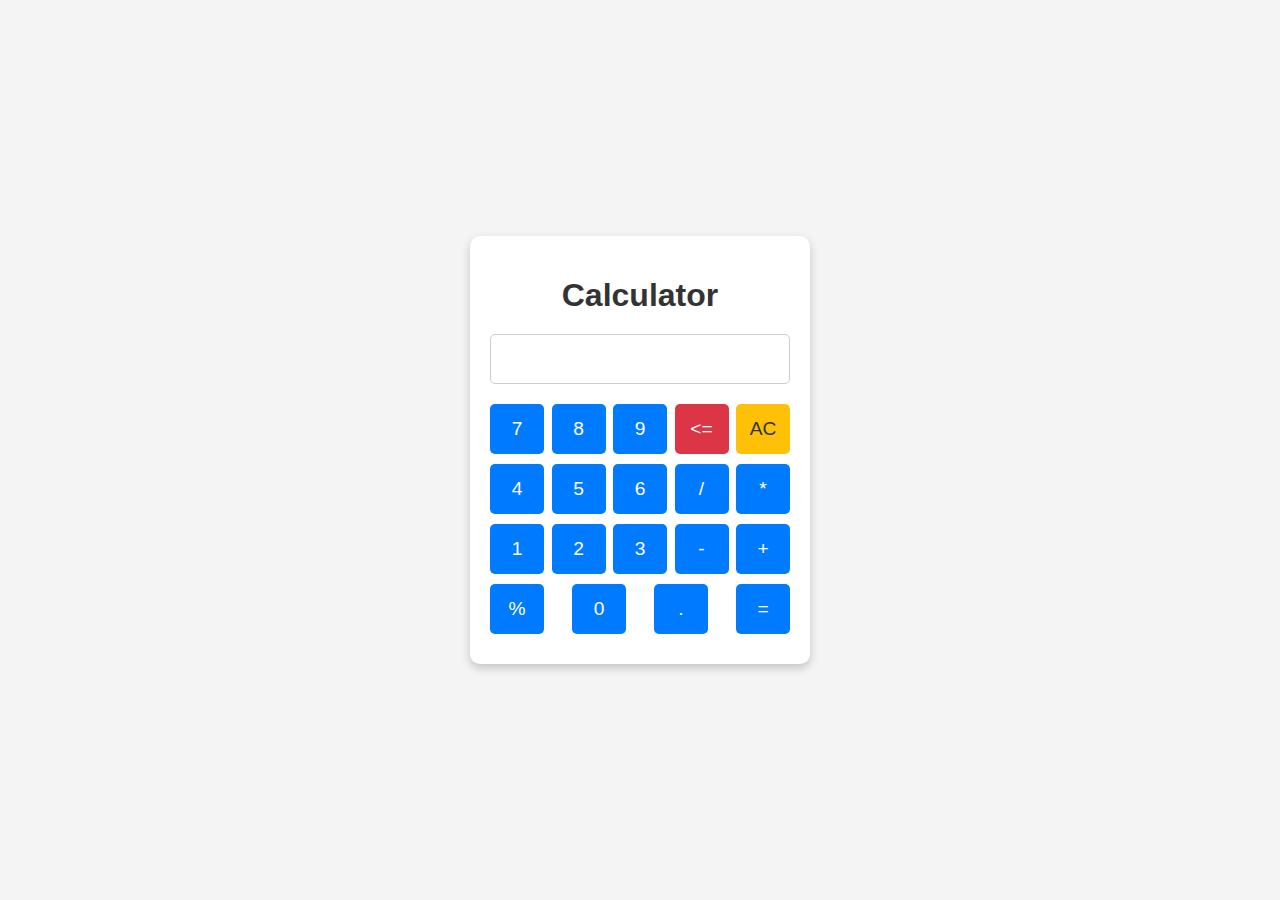
<file: calculator/index.html>
<!DOCTYPE html>
<html lang="en">

<head>
    <meta charset="UTF-8">
    <meta name="viewport" content="width=device-width, initial-scale=1.0">
    <link rel="stylesheet" href="style.css">
    <title>Web Calculator</title>
</head>

<body>
    <div class="group">
        <form>
            <h1>Calculator</h1>
            <div class="display">
                <input type="text" name="display">
            </div>
            <div class="button">
                <input type="button" value="7" 
                onclick="display.value += '7'">
                <input type="button" value="8" 
                onclick="display.value += '8'">
                <input type="button" value="9" 
                onclick="display.value += '9'">
                <input type="button" value="<=" 
                class="delete" onclick="display.value.toString().slice(0,-1)">
                <input type="button" value="AC"
                class="allClear" onclick="display.value = ''">
            </div>
            <div class="button">
                <input type="button" value="4"
                onclick="display.value += '4'">
                <input type="button" value="5"
                onclick="display.value += '5'">
                <input type="button" value="6"
                onclick="display.value += '6'">
                <input type="button" value="/"
                onclick="display.value += '/'">
                <input type="button" value="*"
                onclick="display.value += '*'">
            </div>
            <div class="button">
                <input type="button" value="1"
                onclick="display.value += '1'">
                <input type="button" value="2"
                onclick="display.value += '2'">
                <input type="button" value="3"
                onclick="display.value += '3'">
                <input type="button" value="-"
                onclick="display.value += '-'">
                <input type="button" value="+"
                onclick="display.value += '+'">
            </div>
            <div class="button">
                <input type="button" value="%"
                onclick="display.value += '%'">
                <input type="button" value="0"
                onclick="display.value += '0'">
                <input type="button" value="."
                onclick="display.value += '.'">
                <input type="button" value="="
                onclick="display.value = eval(display.value)">
            </div>
        </form>
    </div>
    <script src="script.js"></script>
</body>

</html>
</file>
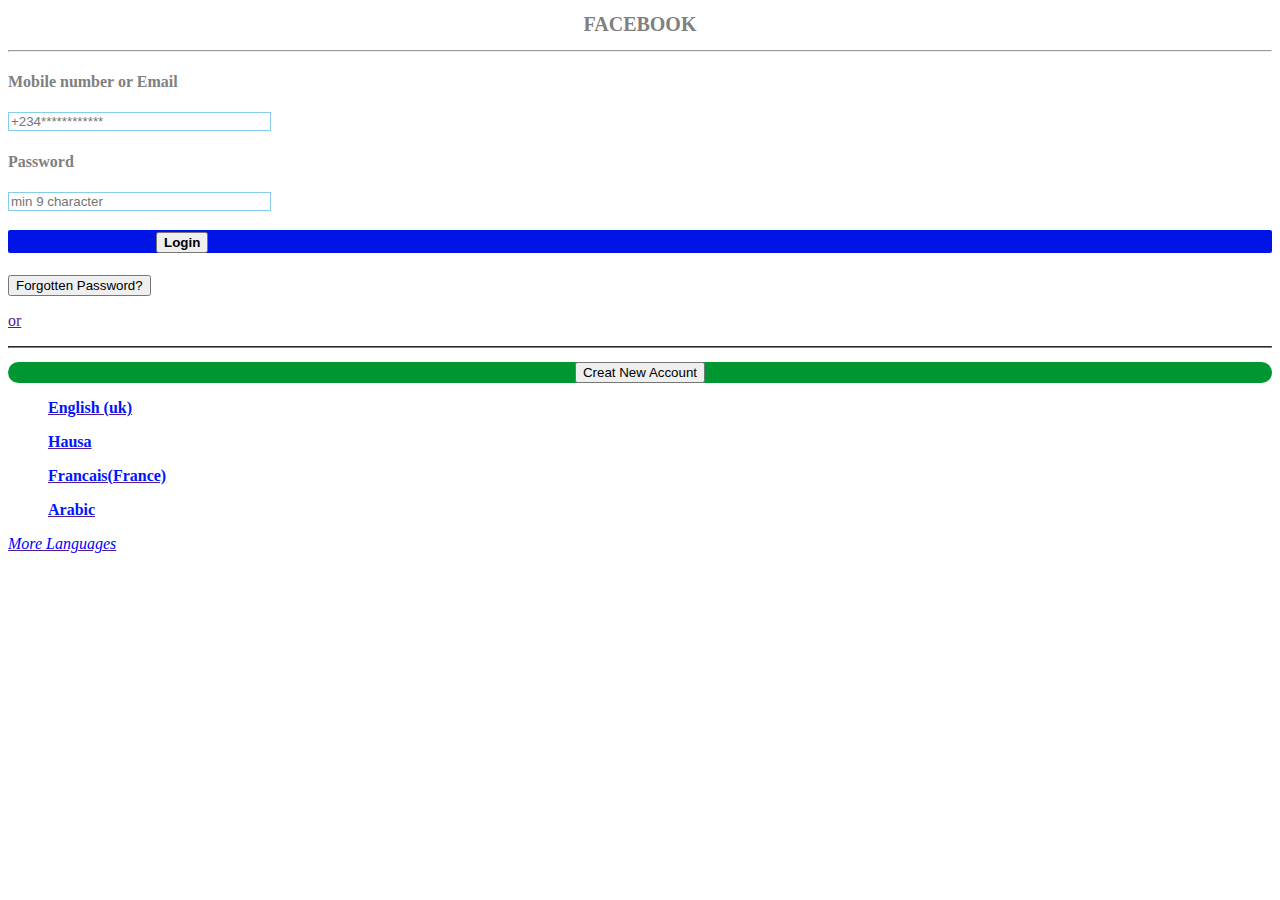
<file: Facebook/index.html>
<!DOCTYPE html>
<html lang="en">
<head>
    <meta charset="UTF-8">
    <meta name="viewport" content="width=device-width, initial-scale=1.0">
    <link rel="stylesheet" href="style.css">
    <title>Document</title>
    <h1>FACEBOOK</h1>
    <hr>
</head>
<body>
    <h4>Mobile number or Email</h4>
    <input type="pe/email" placeholder="+234************" size="30">
    <h4>Password</h4>
    <input type="oassword" placeholder="min 9 character" size="30">
    <br>
    <h3><button><strong>Login</strong></button></h3>
    <h5><a href=""><button>Forgotten Password?</button></h5>
    <p>or</p><hr>

    <h2><b><button>Creat New Account</button></b></h2>
    <b>
        <ul>English (uk)</ul>
        <ul>Hausa</ul>
        <ul>Francais(France)</ul>
        <ul>Arabic</ul>
    </b>
    <i>More Languages</i>
</body>
</html>
</file>
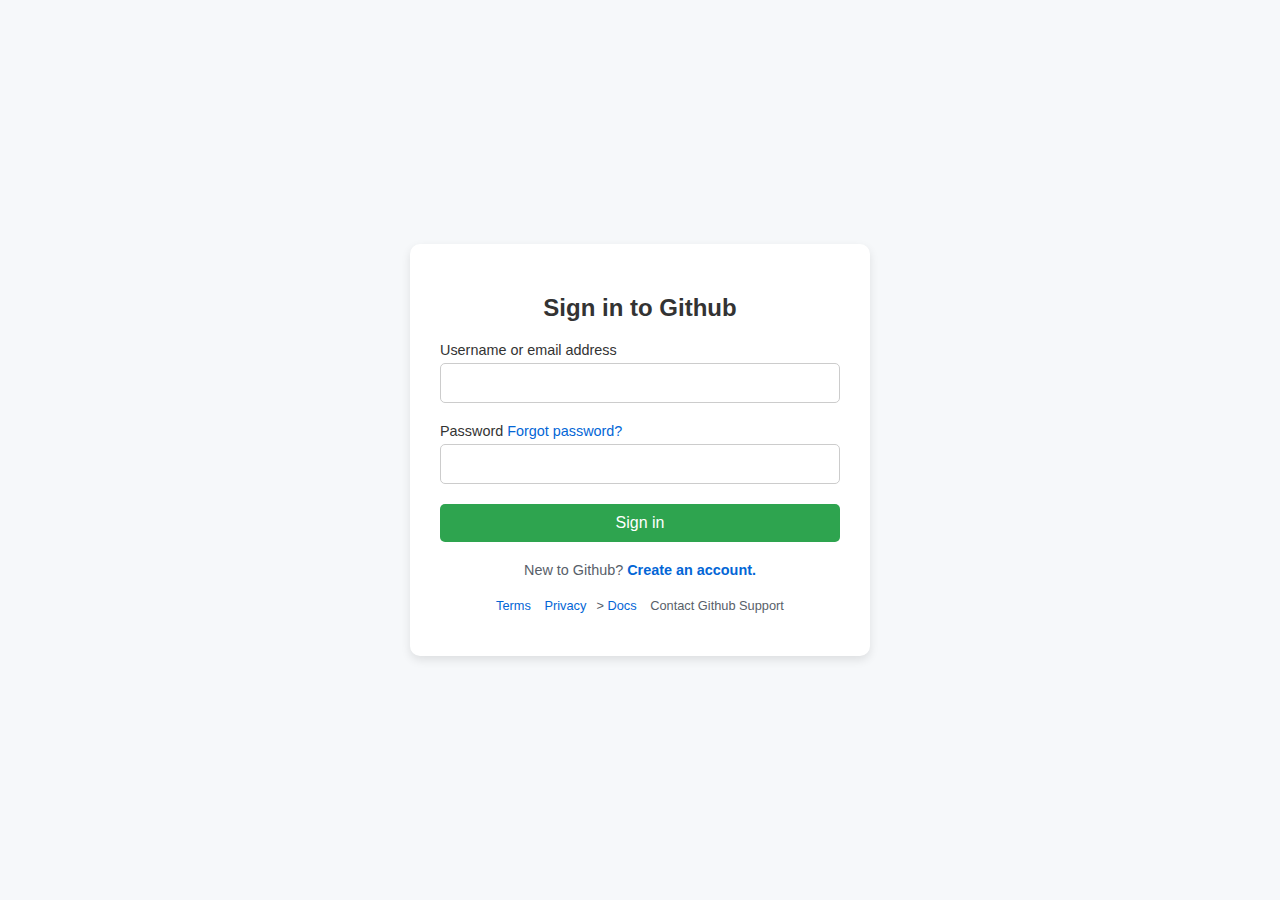
<file: Github/index.html>
<!DOCTYPE html>
<html lang="en">
<head>
    <meta charset="UTF-8">
    <meta name="viewport" content="width=device-width, initial-scale=1.0">
    <link rel="stylesheet" href="style.css">
    <title>Document</title>
</head>
<body>
    <div class="container">
        <div class="github-logo">
            <i class="fa-brands fa-github"></i>
        </div>
        <h1 class="github-head">Sign in to Github</h1>
        <div class="login-wrapper">
            <div class="input-box">
                <div class="input-label">Username or email address</div>
                <input type="text" required>
            </div>
        <div class="input-box">
            <div class="input-label">
                <span>Password </span>
                <a href="#" class="link">Forgot password?</a>
            </div>
            <input type="password" required>
        </div>
        <button class="submit-btn">Sign in</button>
    </div>
        <div class="info">
            <span>New to Github? <a href="#" class="link">Create an account.</a></span> 
        </div>
        <p class="bottom"><a href="#">Terms</a> <a href="#">Privacy</a>> <a href="#" >Docs </a>Contact Github Support </p>
    </div>
</body>
</html>
</file>
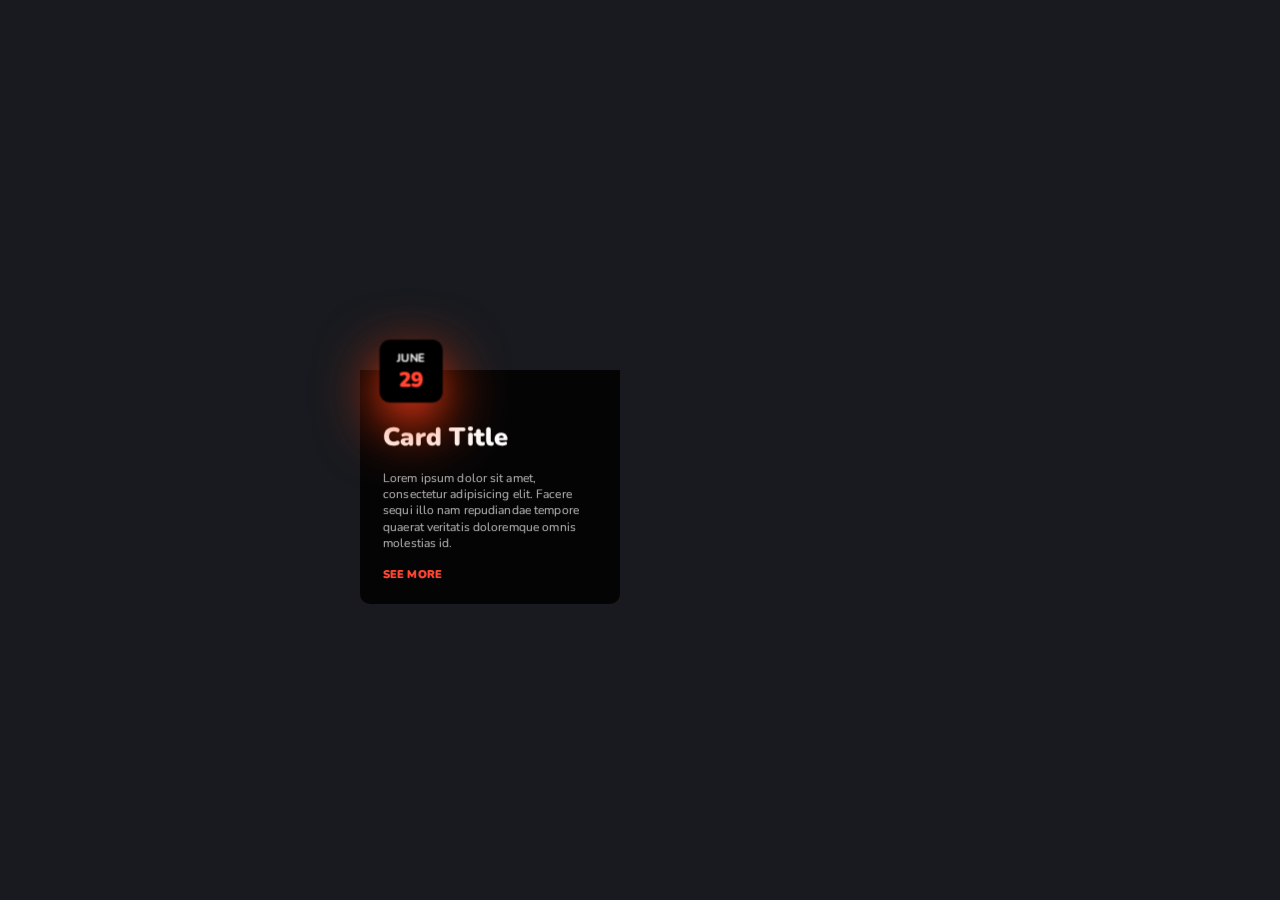
<file: Glowing Card/index.html>
<!DOCTYPE html>
<html lang="en">
<head>
    <meta charset="UTF-8">
    <meta name="viewport" content="width=device-width, initial-scale=1.0">
    <link rel="stylesheet" href="style.css">
    <title>Document</title>
</head>
<body>
    <div class="container">
        <div class="parent card2">
            <div class="card">
                <div class="content-box">
                    <h1 class="card-title">Card Title</h1>
                    <p class="card-content">
                        Lorem ipsum dolor sit amet, consectetur adipisicing elit. Facere sequi illo nam repudiandae tempore quaerat veritatis doloremque omnis molestias id.
                    </p>
                    <span class="see-more">See More</span>
                </div>
                <div class="date-box">
                    <span class="month">JUNE</span>
                    <span class="date">29</span>
                </div>
            </div>
        </div>
        <div class="parent card4">
        </div>
    </div>
</body>
</html>
</file>
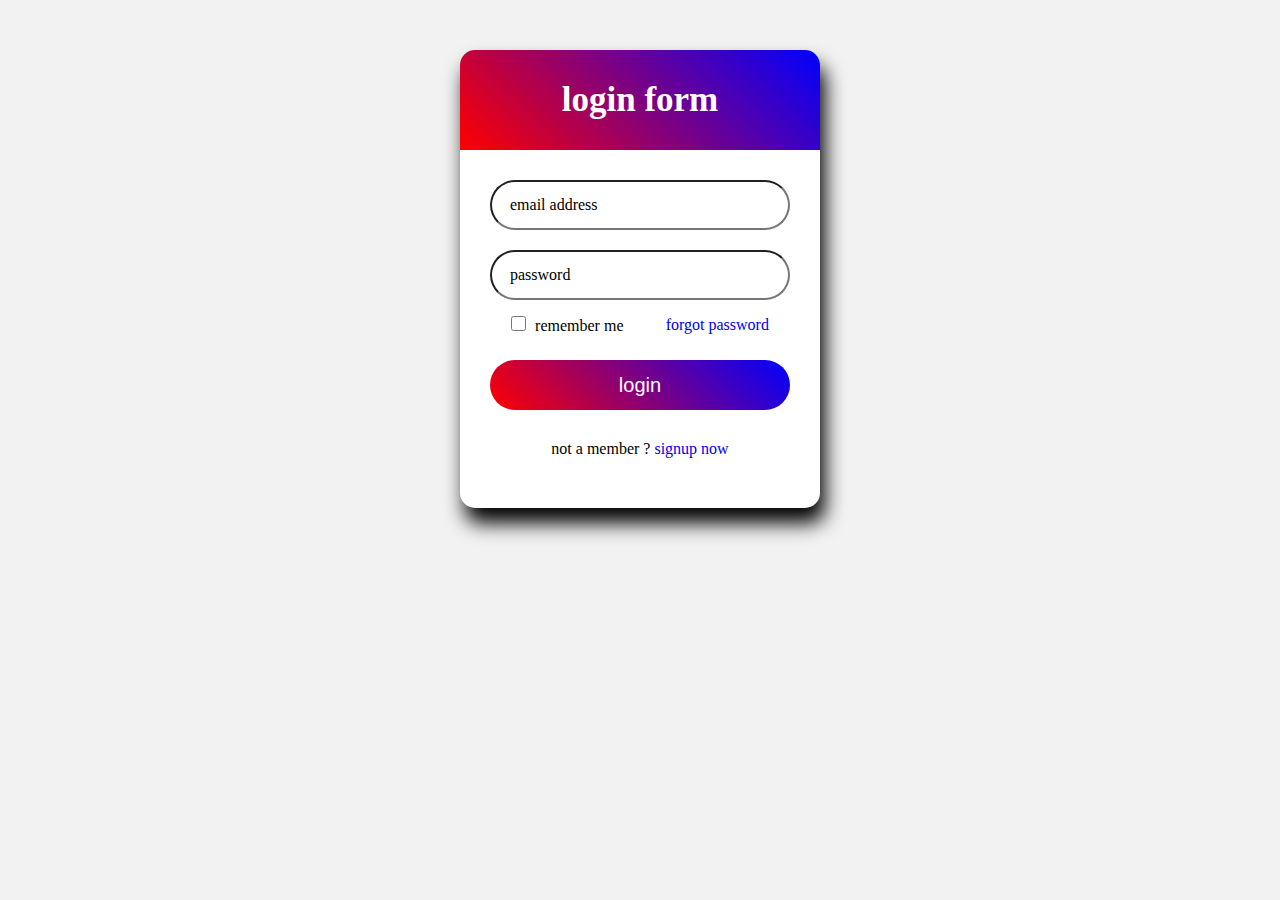
<file: Login_Form/index.html>
<!DOCTYPE html>
<html lang="en">
<head>
    <title>login form</title>
    <link rel="stylesheet" href="login.css">
</head>
<body>
    <div class="wrapper">
        <div class="title">
            login form
        </div>
        <form>
            <div class="field">
                <input type="text">
                <label>email address</label>
            </div>
            <div class="field">
                <input type="password">
                <label>password</label>
            </div>
            <div class="content">
                <div class="checkbox">
                    <input type="checkbox">
                    <label>remember me</label>
                </div>
                <div class="pass-link">
                    <a href="#">forgot password</a>
                </div>
            </div>
            <div class="field">
                <input type="submit" value="login">
            </div>
            <div class="signup-link">
                not a member ?<a href="#"> signup now</a>
            </div>
        </form>
    </div>
</body>
</html>
</file>
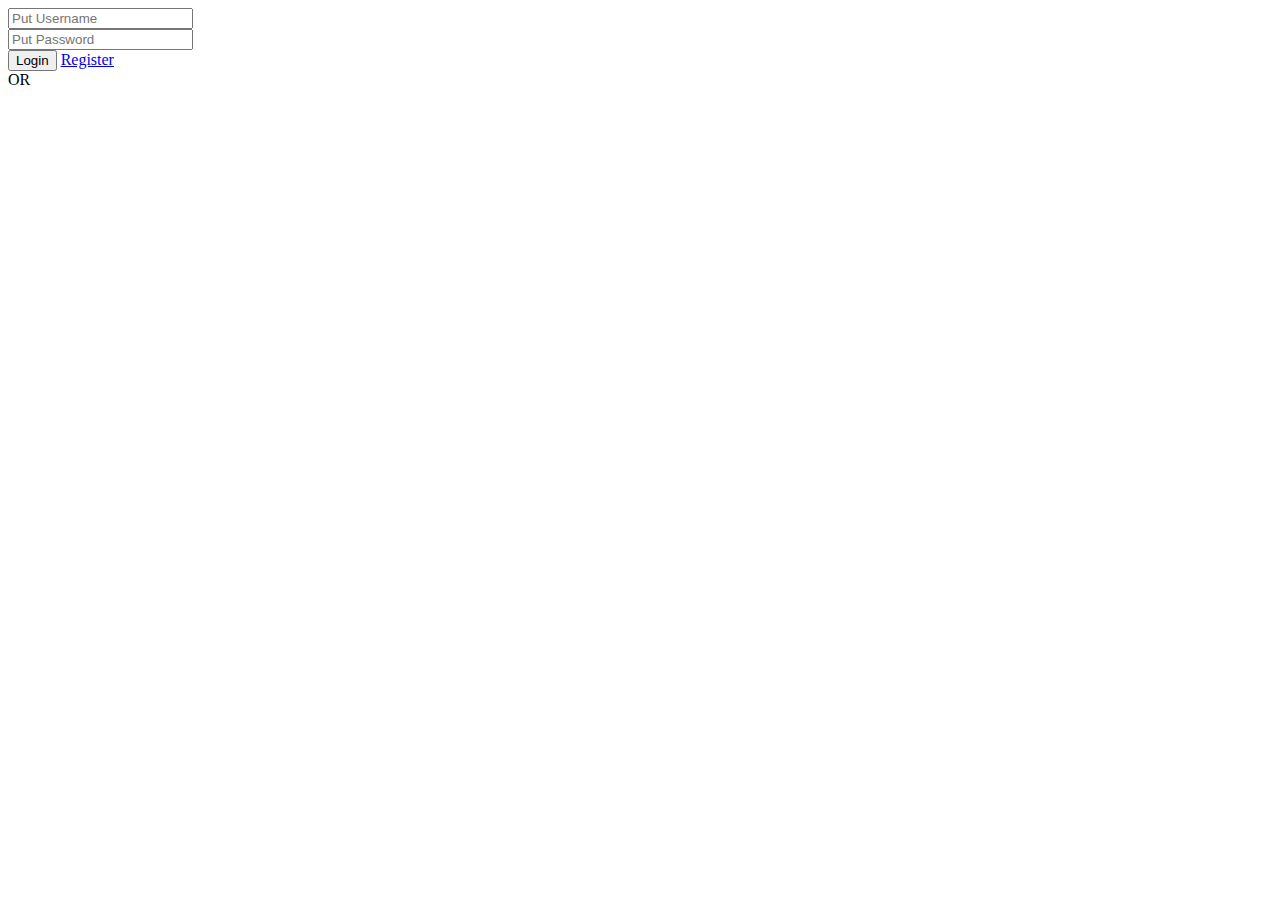
<file: Login_password/index.html>
<!DOCTYPE html>

<html lang=”en” >

<head>

    <meta charset=”UTF-8″>
    <title>Free login panel</title>
    <link rel="stylesheet" href="C:\Users\nasri\Bureau\Projects\Login_password\style.css">
</head>
<body>

    <div class="loginpanel">

    <div class="txt">
        <input id="user" type=”text” placeholder="Put Username" /> 
        <label for="user" class="entypo-user"></label> 
    </div> 
    <div class="txt"> 
        <input id="pwd" type="password" placeholder="Put Password" /> 
        <label for="pwd" class="entypo-lock"></label> 
    </div> 
    <div class="buttons"> 
        <input type="button" value="Login" /> 
        <span> <a href="javascript:void(0)" class="entypo-user-add register">Register</a></span>
    </div> 
    <div class="hr"> 
        <div></div> 
        <div>OR</div> 
        <div></div> 
    </div> 
    <div class="social"> 
        <a href="javascript:void(0)" class="facebook"></a> 
        <a href="javascript:void(0)" class="twitter"></a> 
        <a href="javascript:void(0)" class="googleplus"></a> </div> 
    </div>
    <span class="resp-info"></span>
    <script src='http://cdnjs.cloudflare.com/ajax/libs/jquery/2.1.3/jquery.min.js'></script>
</body>

</html>
</file>
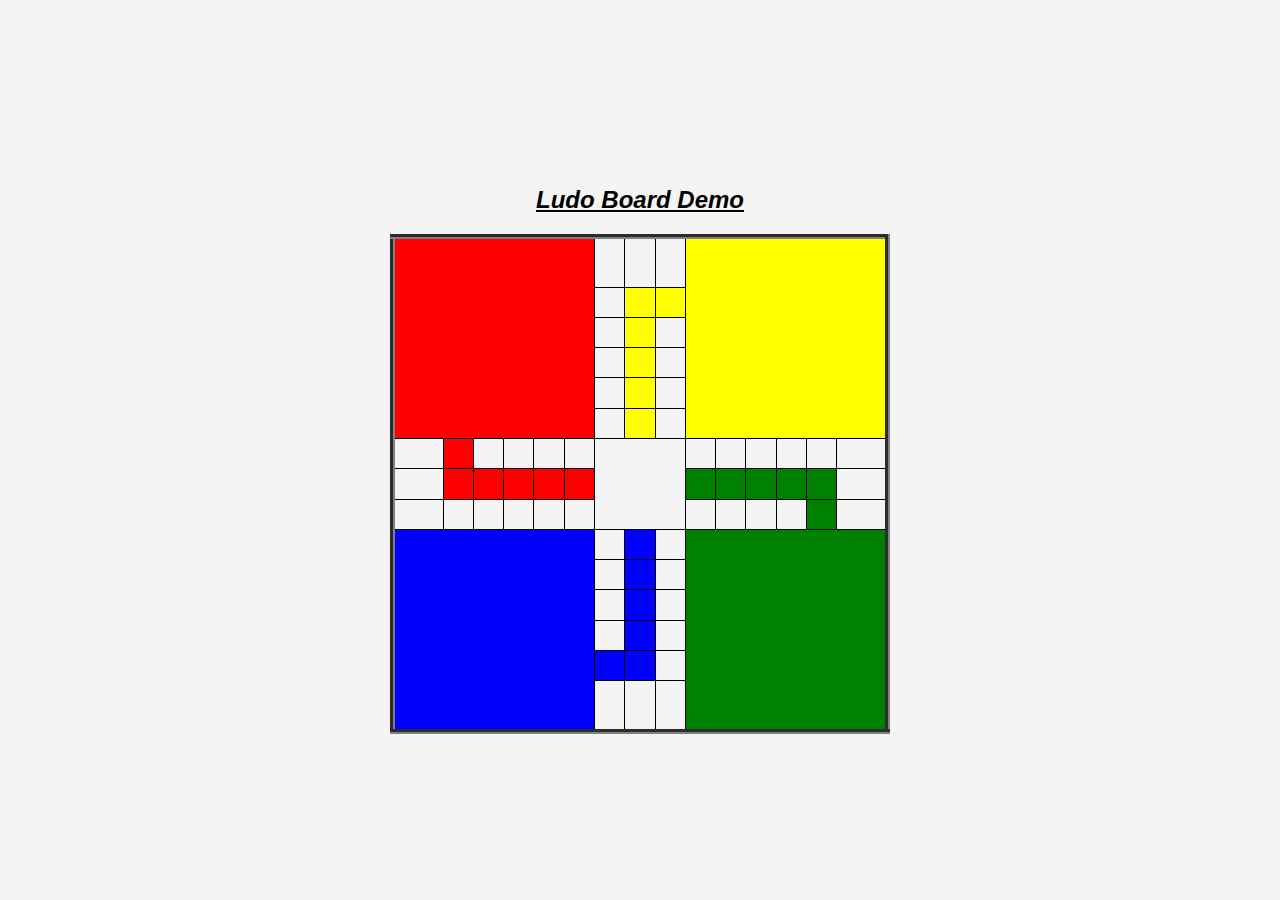
<file: Ludo_Board/index.html>
<!DOCTYPE html>
<html lang="en">
<head>
    <meta charset="UTF-8">
    <meta name="viewport" content="width=device-width, initial-scale=1.0">
    <title>Ludo Board</title>
    <link rel="stylesheet" href="style.css">
</head>
<body>
    <table border="5">
        <caption><i><b><u>Ludo Board Demo</u></b></i></caption>
        <tr>
            <td colspan="6" rowspan="6" bgcolor="red"></td>
            <td></td>
            <td></td>
            <td></td>
            <td colspan="6" rowspan="6" bgcolor="yellow"></td>
        </tr>
        <tr>
            <td></td>
            <td bgcolor="yellow"></td>
            <td bgcolor="yellow"></td>
        </tr>
        <tr>
            <td></td>
            <td bgcolor="yellow"></td>
            <td></td>
        </tr>
        <tr>
            <td></td>
            <td bgcolor="yellow"></td>
            <td></td>
        </tr>
        <tr>
            <td></td>
            <td bgcolor="yellow"></td>
            <td></td>
        </tr>
        <tr>
            <td></td>
            <td bgcolor="yellow"></td>
            <td></td>
        </tr>
        <tr>
            <td></td>
            <td bgcolor="red"></td>
            <td></td>
            <td></td>
            <td></td>
            <td></td>
            <td colspan="3" rowspan="3"></td>
            <td></td>
            <td></td>
            <td></td>
            <td></td>
            <td></td>
            <td></td>
        </tr>
        <tr>
            <td></td>
            <td bgcolor="red"></td>
            <td bgcolor="red"></td>
            <td bgcolor="red"></td>
            <td bgcolor="red"></td>
            <td bgcolor="red"></td>
            <td bgcolor="green"></td>
            <td bgcolor="green"></td>
            <td bgcolor="green"></td>
            <td bgcolor="green"></td>
            <td bgcolor="green"></td>
            <td></td>
        </tr>
        <tr>
            <td></td>
            <td></td>
            <td></td>
            <td></td>
            <td></td>
            <td></td>
            <td></td>
            <td></td>
            <td></td>
            <td></td>
            <td bgcolor="green"></td>
            <td></td>
        </tr>
        <tr>
            <td colspan="6" rowspan="6" bgcolor="blue"></td>
            <td></td>
            <td bgcolor="blue"></td>
            <td></td>
            <td colspan="6" rowspan="6" bgcolor="green"></td>
        </tr>
        <tr>
            <td></td>
            <td bgcolor="blue"></td>
            <td></td>
        </tr>
        <tr>
            <td></td>
            <td bgcolor="blue"></td>
            <td></td>
        </tr>
        <tr>
            <td></td>
            <td bgcolor="blue"></td>
            <td></td>
        </tr>
        <tr>
            <td bgcolor="blue"></td>
            <td bgcolor="blue"></td>
            <td></td>
        </tr>
        <tr>
            <td></td>
            <td></td>
            <td></td>
        </tr>
    </table>
</body>
</html>
</file>
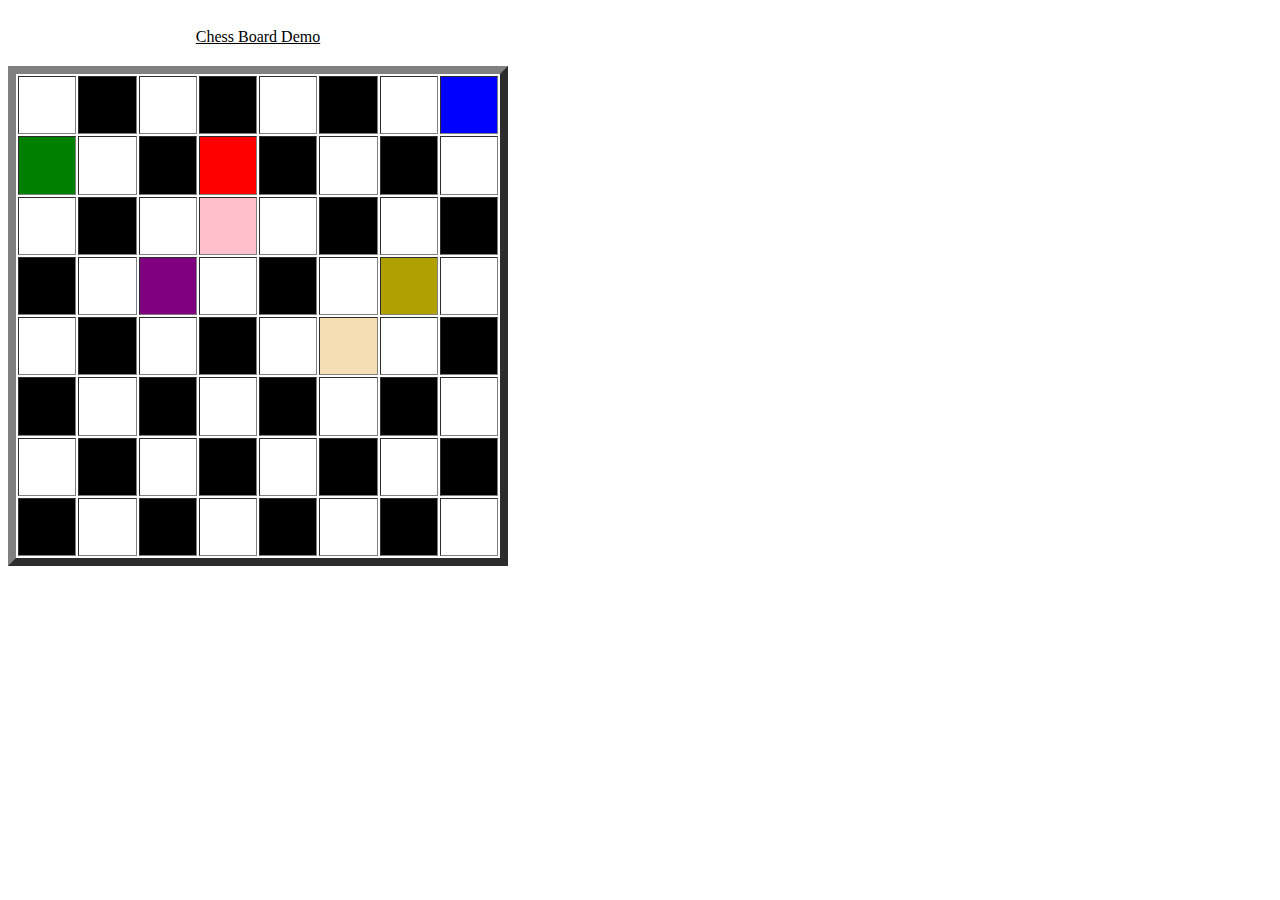
<file: Demo/nieilt.html>
<!DOCTYPE html>
<html lang="en">
<head>
    <meta charset="UTF-8">
    <title>Chess Board Demo</title>
    <link rel="stylesheet" href="style.css">
</head>
<body>
    <table border="8">
        <caption><u>Chess Board Demo</u></caption>
        <tr>
            <td bgcolor="white"></td>
            <td bgcolor="black"></td>
            <td bgcolor="white"></td>
            <td bgcolor="black"></td>
            <td bgcolor="white"></td>
            <td bgcolor="black"></td>
            <td bgcolor="white"></td>
            <td bgcolor="blue"></td>
        </tr>
        <tr>
            <td bgcolor="green"></td>
            <td bgcolor="white"></td>
            <td bgcolor="black"></td>
            <td bgcolor="red"></td>
            <td bgcolor="black"></td>
            <td bgcolor="white"></td>
            <td bgcolor="black"></td>
            <td bgcolor="white"></td>
        </tr>
        <tr>
            <td bgcolor="white"></td>
            <td bgcolor="black"></td>
            <td bgcolor="white"></td>
            <td bgcolor="pink"></td>
            <td bgcolor="white"></td>
            <td bgcolor="black"></td>
            <td bgcolor="white"></td>
            <td bgcolor="black"></td>
        </tr>
        <tr>
            <td bgcolor="black"></td>
            <td bgcolor="white"></td>
            <td bgcolor="purple"></td>
            <td bgcolor="white"></td>
            <td bgcolor="black"></td>
            <td bgcolor="white"></td>
            <td bgcolor="brawn"></td>
            <td bgcolor="white"></td>
        </tr>
        <tr>
            <td bgcolor="white"></td>
            <td bgcolor="black"></td>
            <td bgcolor="white"></td>
            <td bgcolor="black"></td>
            <td bgcolor="white"></td>
            <td bgcolor="wheat"></td>
            <td bgcolor="white"></td>
            <td bgcolor="black"></td>
        </tr>
        <tr>
            <td bgcolor="black"></td>
            <td bgcolor="white"></td>
            <td bgcolor="black"></td>
            <td bgcolor="white"></td>
            <td bgcolor="black"></td>
            <td bgcolor="white"></td>
            <td bgcolor="black"></td>
            <td bgcolor="white"></td>
        </tr>
        <tr>
            <td bgcolor="white"></td>
            <td bgcolor="black"></td>
            <td bgcolor="white"></td>
            <td bgcolor="black"></td>
            <td bgcolor="white"></td>
            <td bgcolor="black"></td>
            <td bgcolor="white"></td>
            <td bgcolor="black"></td>
        </tr>
        <tr>
            <td bgcolor="black"></td>
            <td bgcolor="white"></td>
            <td bgcolor="black"></td>
            <td bgcolor="white"></td>
            <td bgcolor="black"></td>
            <td bgcolor="white"></td>
            <td bgcolor="black"></td>
            <td bgcolor="white"></td>
        </tr>
    </table>
</body>
</html>
</file>
<file: calculator/style.css>
body {
    font-family: Arial, sans-serif;
    display: flex;
    justify-content: center;
    align-items: center;
    height: 100vh;
    margin: 0;
    background-color: #f4f4f4;
}

.group {
    background-color: #fff;
    padding: 20px;
    border-radius: 10px;
    box-shadow: 0 4px 10px rgba(0, 0, 0, 0.2);
    width: 300px;
}

h1 {
    text-align: center;
    margin-bottom: 20px;
    color: #333;
}

.display input {
    width: 100%;
    height: 50px;
    font-size: 1.5rem;
    text-align: right;
    margin-bottom: 20px;
    padding: 5px;
    border: 1px solid #ccc;
    border-radius: 5px;
    box-sizing: border-box;
}

.button {
    display: flex;
    justify-content: space-between;
    margin-bottom: 10px;
}

.button input {
    width: 18%;
    height: 50px;
    font-size: 1.2rem;
    border: none;
    border-radius: 5px;
    background-color: #007bff;
    color: #fff;
    cursor: pointer;
    transition: background-color 0.3s ease;
}

.button input:hover {
    background-color: #0056b3;
}

.button input.delete {
    background-color: #dc3545;
}

.button input.delete:hover {
    background-color: #a71d2a;
}

.button input.allClear {
    background-color: #ffc107;
    color: #333;
}

.button input.allClear:hover {
    background-color: #e0a800;
}
</file>
<file: Facebook/style.css>
h1{
    color: gray;
    font-size: 20px;
    text-align: center;
}

h4{
    color: gray;
}

h3{
    background-color: rgb(0, 20, 230);
    color: white;
    border-radius: 2px;
    padding-left: 148px;
}

h5{
    color: rgb(50, 150, 300);
    margin-bottom: 10px;
}

p{
    padding-left: 150;
    text-align: 148px;
}

h2{
    background-color: rgb(0,150,50);
    border-radius: 13px;
    text-align: center;
    font-size: 17px;
}

b{
    color: rgb(0,20,290);
}
i{
    color: rgb(0,0,250);
}
input{
    border: 1px solid skyblue;
}
</file>
<file: Github/style.css>
body {
    font-family: Arial, sans-serif;
    display: flex;
    justify-content: center;
    align-items: center;
    height: 100vh;
    margin: 0;
    background-color: #f6f8fa;
}

.container {
    background-color: #fff;
    padding: 30px;
    border-radius: 10px;
    box-shadow: 0 4px 10px rgba(0, 0, 0, 0.1);
    width: 400px;
    text-align: center;
}

.github-logo {
    font-size: 3rem;
    color: #333;
    margin-bottom: 20px;
}

.github-head {
    font-size: 1.5rem;
    color: #333;
    margin-bottom: 20px;
}

.input-box {
    margin-bottom: 20px;
    text-align: left;
}

.input-label {
    font-size: 0.9rem;
    color: #333;
    margin-bottom: 5px;
}

.input-box input {
    width: 100%;
    padding: 10px;
    font-size: 1rem;
    border: 1px solid #ccc;
    border-radius: 5px;
    box-sizing: border-box;
}

.input-box input:focus {
    border-color: #0366d6;
    outline: none;
    box-shadow: 0 0 5px rgba(3, 102, 214, 0.5);
}

.link {
    font-size: 0.9rem;
    color: #0366d6;
    text-decoration: none;
}

.link:hover {
    text-decoration: underline;
}

.submit-btn {
    width: 100%;
    padding: 10px;
    font-size: 1rem;
    border: none;
    border-radius: 5px;
    background-color: #2ea44f;
    color: #fff;
    cursor: pointer;
    transition: background-color 0.3s ease;
}

.submit-btn:hover {
    background-color: #22863a;
}

.info {
    margin-top: 20px;
    font-size: 0.9rem;
    color: #586069;
}

.info .link {
    font-weight: bold;
}

.bottom {
    margin-top: 20px;
    font-size: 0.8rem;
    color: #586069;
}

.bottom a {
    color: #0366d6;
    text-decoration: none;
    margin-right: 10px;
}

.bottom a:hover {
    text-decoration: underline;
}
</file>
<file: Glowing Card/style.css>
@import url("https://fonts.googleapis.com/css2?family=Nunito:wght@200;500;700;800;900;1000&display=swap");
* {
    box-sizing: border-box;
    margin: 0;
    padding: 0;
    font-family: "Nunito" , sans-serif;
}

body {
    background: #181a1f;
    padding: 0px 20px;
}

.container {
    padding: 50px 0px;
    height: 100vh;
    display: flex;
    justify-content: center;
    align-items: center;
    flex-wrap: wrap; 
}

.parent {
    width: 300px;
    height: 400px;
    padding: 20px;
    perspective: 1000px;
}

.card {
    padding-top: 100px;
    transform-style: preserve-3d;
    background-image: url("https://images.pexels.com/photos/1629236/pexels-photo-1629236.jpeg?auto=compress&cs=tinysrgb&w=1260&h=750&dpr=1");
    background-position: center center;
    width: 100%;
    transition: all 0.5s ease-in-out;
    border-radius: 10px;
}

.card:hover {
    background-position: 80% 20%;
    transform: rotate3d(0.5, 1 , 0 ,30deg);
}

.content-box{
    height: 100%;
    width: 100%;
    background-color: rgba(0, 0, 0, 0.811);
    border-radius: 0px 0px 10px 10px;
    box-shadow: rgba(0, 115, 255, 0.925);
    transition: all 0.5s ease-in-out;
    padding: 50px 25px 25px 25px;
    transform-style: preserve-3d;
}

.content-box .card-title{
    color: white;
    font-size: 25px;
    font-weight: 900;
    transition: all 0.5s ease-in-out;
    transform: translate3d(0px,0px,20px);
}

.content-box .card-title:hover {
    transform: translate3d(0px, 0px, 50px);
}

.content-box .card-content {
    padding-top: 15px;
    font-size: 12px;
    color: #b9b9b9;
    transition: all 0.5s ease-in-out;
    transform: translate3d(0px, 0px, 20px);
}

.content-box .card-content:hover {
    transform: translate3d(0px, 0px, 50px);
}

.content-box .see-more {
    display: block;
    font-weight: 900;
    font-size: 11px;
    text-transform: uppercase;
    color: #0088ff;
    padding-top: 15px;
    transition: all 0.5s ease-in-out;
    transform: translate3d(0px, 0px, 20px);
}

.content-box .see-more:hover {
    transform: translate3d(0px, 0px, 50px);
}

.date-box {
    position: absolute;
    top: 75px;
    left: 25px;
    height: 60px;
    width: 60px;
    background-color: black;
    border-radius: 10px;
    padding: 10px;
    box-shadow: #0066ff 0px 20px 60px 0px, #00c8ff 0px 18px 36px -18px;
    transform: translate3d(0px, 0px, 50px);
}

.date-box span {
    display: block;
    text-align: center;
}
.date-box .month {
    color: white;
    font-size: 11px;
    font-weight: 700;
}
.date-box .date {
    font-size: 20px;
    font-weight: 900;
    color: #0088ff;
}

.card2 {
    filter: hue-rotate(150deg);
}
.card3 {
    filter: hue-rotate(300deg);
}
.card4 {
    filter: hue-rotate(90deg);
}
</file>
<file: Login_Form/login.css>
*{
    margin: 0px;
    padding: 0px;
    box-sizing: border-box;
}
body{
    margin-top: 50px;
    display: flex;
    justify-content: center;
    align-items: center;
    background: #f2f2f2;
}
.wrapper{
    width: 360px;
    background: #fff;
    border-radius: 15px;
    box-shadow: 5px 15px 20px rgba(0,0,0,1);
}
.wrapper .title{
    font-size: 35px;
    font-weight: 600;
    text-align: center;
    background-image: linear-gradient(-135deg,blue,red);
    color: white;
    line-height: 100px;
    border-radius: 15px 15px 0px 0px;
    user-select:none
}
.wrapper form{
    padding: 10px 30px 50px 30px;
}
form .field{
    height: 50px;
    width: 100%;
    margin-top: 20px;
    position: relative;
}
.field input{
    height: 100%;
    width: 100%;
    font-size: 18;
    padding-left: 20px;
    outline: none;
    border-radius: 25px;
    transition: all 00.3s ease;
}
.field label{
    position: absolute;
    top: 50%;
    left: 20px;
    transform: translateY(-50%);
    transition: all 0.3s ease;
}
form .content{
    display: flex;
    align-items: center;
    justify-content: space-around;
    height: 50px;
    width: 100%;
}
.content input{
    width: 15px;
    height: 15px;
}
.content label{
    padding-left: 5px;
}
.field input[type="submit"]{
    color: #fff;
    border:none;
    padding-left: 0px;
    margin-top: -10px;
    font-size: 20px;
    font-weight: 500;
    cursor: pointer;
    background-image: linear-gradient(-135deg,blue,red);
    transition: all 1s ease;
}
.field input[type="submit"]:active{
    transform: scale(0.9);
}
.content label{
    padding-left: 5px;
}
.field input[type="submit"]{
    color: #fff;
    border: none;
    padding-left: 0px;
    margin-top: -10px;
    font-size: 20px;
    font-weight: 500;
    cursor: pointer;
    background-image: linear-gradient(-135deg,blue,red);
    transition: all 1s ease;
}
.field input[type="submit"]:active{
    transform: scale(0.9);
}
form .signup-link{
    margin-top: 20px;
    text-align: center;
}
form .signup-link a,
form .pass-link a{
    text-decoration: none;
}
form .signup-link a:hover,
form .signup-link a:hover{
    text-decoration: underline;
}
</file>
<file: Ludo_Board/style.css>
body {
    font-family: Arial, sans-serif;
    display: flex;
    justify-content: center;
    align-items: center;
    height: 100vh;
    margin: 0;
    background-color: #f4f4f4;
}

table {
    border-collapse: collapse;
    width: 500px;
    height: 500px;
    margin: auto;
}

td {
    border: 1px solid black;
    text-align: center;
    vertical-align: middle;
}

caption {
    margin: 20px 0px;
    font-size: 1.5rem;
    font-weight: bold;
}
</file>
<file: Demo/style.css>
table{
    width: 500px;
    height: 500px;
}
caption{
    margin: 20px 0px;
    font-weight: 500;
}
</file>
